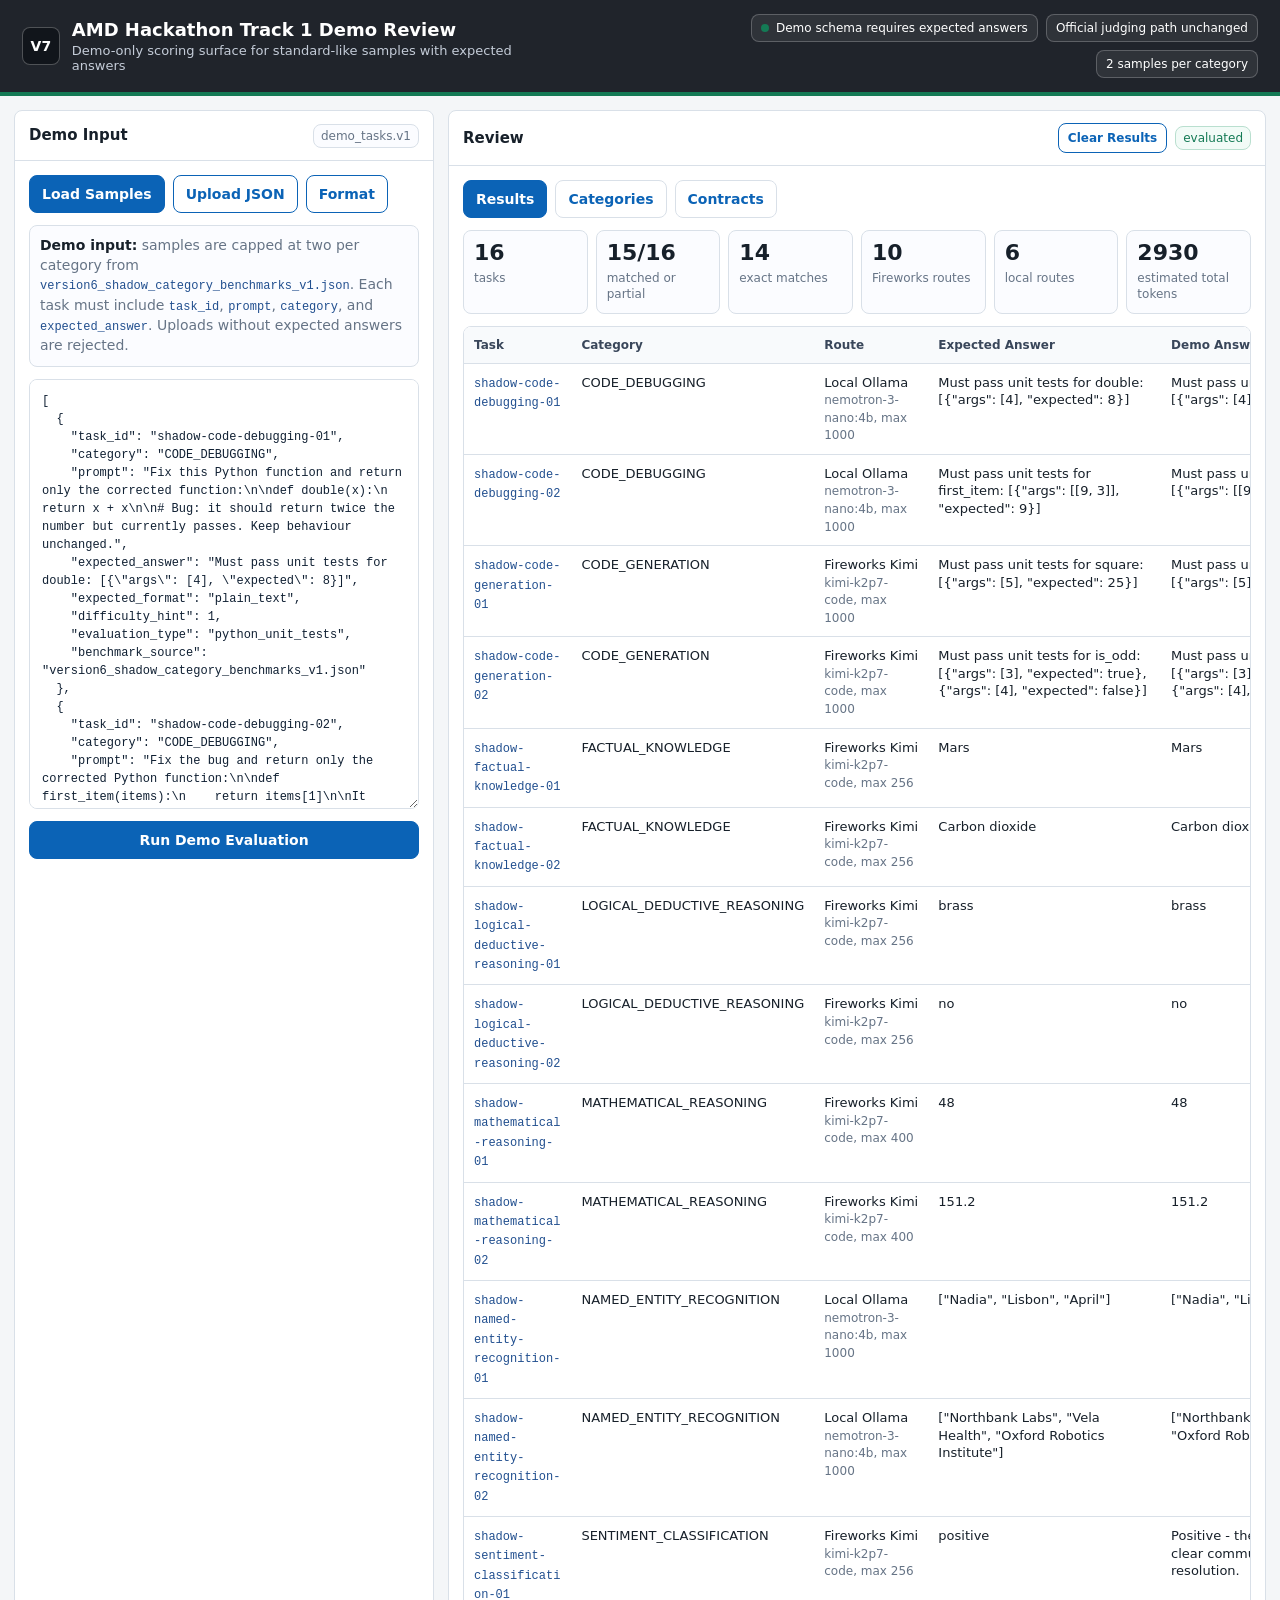
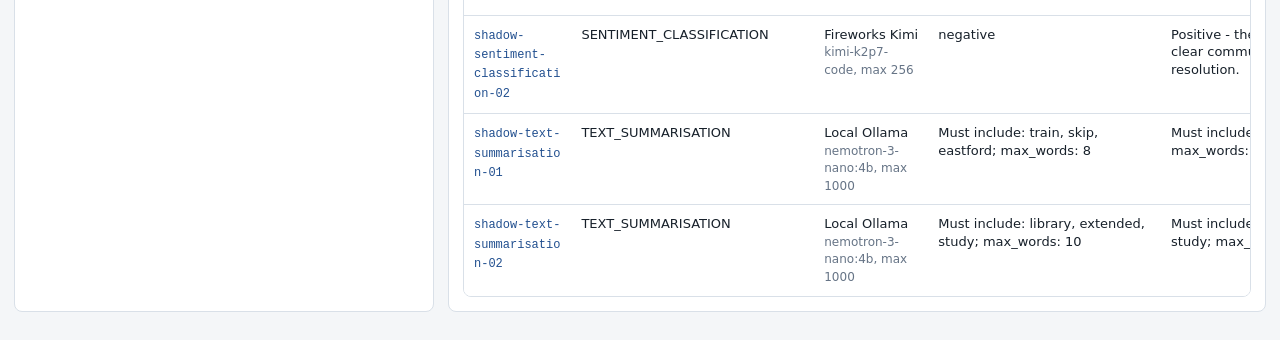
<file: demo/index.html>
<!doctype html>
<html lang="en">
<head>
  <meta charset="utf-8">
  <meta name="viewport" content="width=device-width, initial-scale=1">
  <title>AMD Hackathon Version 7 Demo Review</title>
  <style>
    :root {
      color-scheme: light;
      --bg: #f4f6f8;
      --panel: #ffffff;
      --ink: #17202a;
      --muted: #667486;
      --line: #d9e0e8;
      --dark: #20242b;
      --green: #147a55;
      --blue: #0b63b6;
      --amber: #9a5b00;
      --red: #b42318;
    }

    * {
      box-sizing: border-box;
    }

    body {
      margin: 0;
      min-height: 100vh;
      background: var(--bg);
      color: var(--ink);
      font-family: Inter, ui-sans-serif, system-ui, -apple-system, BlinkMacSystemFont, "Segoe UI", sans-serif;
      font-size: 14px;
      letter-spacing: 0;
    }

    button,
    textarea,
    input {
      font: inherit;
    }

    .topbar {
      min-height: 68px;
      display: flex;
      align-items: center;
      justify-content: space-between;
      gap: 18px;
      padding: 14px 22px;
      background: var(--dark);
      color: #fff;
      border-bottom: 4px solid var(--green);
    }

    .brand {
      min-width: 0;
      display: flex;
      align-items: center;
      gap: 12px;
    }

    .mark {
      width: 38px;
      height: 38px;
      display: grid;
      place-items: center;
      border-radius: 8px;
      border: 1px solid rgba(255,255,255,.26);
      background: #11151b;
      font-weight: 800;
    }

    h1,
    h2,
    h3,
    p {
      margin: 0;
    }

    h1 {
      font-size: 18px;
      line-height: 1.2;
    }

    h2 {
      font-size: 15px;
      line-height: 1.25;
    }

    h3 {
      font-size: 13px;
      line-height: 1.25;
    }

    .subtitle {
      margin-top: 2px;
      color: #c4ccd8;
      font-size: 13px;
    }

    .status {
      display: flex;
      flex-wrap: wrap;
      justify-content: flex-end;
      gap: 8px;
      font-size: 12px;
    }

    .pill {
      min-height: 28px;
      display: inline-flex;
      align-items: center;
      gap: 7px;
      border-radius: 8px;
      border: 1px solid rgba(255,255,255,.22);
      padding: 5px 9px;
      background: rgba(255,255,255,.07);
      white-space: nowrap;
    }

    .dot {
      width: 8px;
      height: 8px;
      border-radius: 50%;
      background: var(--green);
    }

    main {
      width: min(1440px, calc(100vw - 28px));
      margin: 14px auto 28px;
      display: grid;
      grid-template-columns: minmax(330px, 420px) minmax(0, 1fr);
      gap: 14px;
    }

    .panel {
      min-width: 0;
      background: var(--panel);
      border: 1px solid var(--line);
      border-radius: 8px;
      overflow: hidden;
    }

    .panel-head {
      min-height: 50px;
      display: flex;
      align-items: center;
      justify-content: space-between;
      gap: 10px;
      padding: 12px 14px;
      border-bottom: 1px solid var(--line);
    }

    .body {
      padding: 14px;
    }

    .stack {
      display: grid;
      gap: 12px;
    }

    .toolbar {
      display: flex;
      flex-wrap: wrap;
      align-items: center;
      gap: 8px;
    }

    .head-actions {
      display: flex;
      flex-wrap: wrap;
      align-items: center;
      justify-content: flex-end;
      gap: 8px;
    }

    button,
    .file-label {
      min-height: 38px;
      border: 1px solid var(--blue);
      border-radius: 8px;
      background: var(--blue);
      color: #fff;
      padding: 0 12px;
      font-weight: 750;
      cursor: pointer;
      display: inline-flex;
      align-items: center;
      justify-content: center;
      gap: 6px;
    }

    button.secondary,
    .file-label {
      background: #fff;
      color: var(--blue);
    }

    button.small {
      min-height: 30px;
      padding: 0 9px;
      font-size: 12px;
    }

    button:disabled {
      opacity: .62;
      cursor: not-allowed;
    }

    input[type="file"] {
      position: absolute;
      width: 1px;
      height: 1px;
      opacity: 0;
      pointer-events: none;
    }

    textarea {
      width: 100%;
      min-height: 430px;
      resize: vertical;
      border: 1px solid var(--line);
      border-radius: 8px;
      padding: 12px;
      color: #102033;
      background: #fff;
      font: 12px/1.5 ui-monospace, SFMono-Regular, Menlo, Monaco, Consolas, "Liberation Mono", monospace;
      outline: none;
    }

    .notice {
      border: 1px solid var(--line);
      border-radius: 8px;
      padding: 10px;
      background: #fbfcff;
      color: var(--muted);
      line-height: 1.4;
    }

    .notice strong {
      color: var(--ink);
    }

    .error {
      display: none;
      border-color: #f1b8bf;
      background: #fff5f6;
      color: var(--red);
    }

    .error.active {
      display: block;
    }

    .tabs {
      display: flex;
      flex-wrap: wrap;
      gap: 8px;
      margin-bottom: 12px;
    }

    .tab {
      background: #fff;
      color: var(--blue);
      border-color: var(--line);
    }

    .tab.active {
      background: var(--blue);
      color: #fff;
      border-color: var(--blue);
    }

    .view {
      display: none;
    }

    .view.active {
      display: grid;
      gap: 12px;
    }

    .metrics {
      display: grid;
      grid-template-columns: repeat(6, minmax(120px, 1fr));
      gap: 8px;
    }

    .metric {
      min-height: 82px;
      border: 1px solid var(--line);
      border-radius: 8px;
      background: #fbfcff;
      padding: 10px;
      display: grid;
      align-content: start;
      gap: 5px;
    }

    .metric b {
      font-size: 22px;
      line-height: 1.1;
    }

    .metric span,
    .muted {
      color: var(--muted);
      font-size: 12px;
      line-height: 1.35;
    }

    .category-grid {
      display: grid;
      grid-template-columns: repeat(4, minmax(0, 1fr));
      gap: 8px;
    }

    .category {
      min-height: 96px;
      border: 1px solid var(--line);
      border-radius: 8px;
      padding: 10px;
      background: #fff;
      display: grid;
      gap: 7px;
    }

    .category h3 {
      word-break: break-word;
    }

    .chips {
      display: flex;
      flex-wrap: wrap;
      gap: 6px;
    }

    .chip {
      min-height: 24px;
      display: inline-flex;
      align-items: center;
      border: 1px solid var(--line);
      border-radius: 8px;
      padding: 2px 7px;
      color: var(--muted);
      background: #fbfcff;
      font-size: 12px;
      white-space: nowrap;
    }

    .chip.ok {
      color: var(--green);
      border-color: #b9dfcf;
      background: #f2fbf7;
    }

    .chip.warn {
      color: var(--amber);
      border-color: #f0d2a3;
      background: #fff8ec;
    }

    .chip.bad {
      color: var(--red);
      border-color: #f1b8bf;
      background: #fff5f6;
    }

    .table-wrap {
      overflow: auto;
      border: 1px solid var(--line);
      border-radius: 8px;
      background: #fff;
    }

    table {
      width: 100%;
      min-width: 1120px;
      border-collapse: collapse;
    }

    th,
    td {
      padding: 10px;
      border-bottom: 1px solid var(--line);
      text-align: left;
      vertical-align: top;
      font-size: 13px;
      line-height: 1.35;
    }

    th {
      background: #f8fafc;
      color: #39465a;
      font-size: 12px;
      font-weight: 800;
      position: sticky;
      top: 0;
      z-index: 1;
    }

    tr:last-child td {
      border-bottom: 0;
    }

    code {
      font: 12px/1.45 ui-monospace, SFMono-Regular, Menlo, Monaco, Consolas, "Liberation Mono", monospace;
      color: #214f8f;
      word-break: break-word;
    }

    .contract-grid {
      display: grid;
      grid-template-columns: repeat(2, minmax(0, 1fr));
      gap: 12px;
    }

    .contract {
      border: 1px solid var(--line);
      border-radius: 8px;
      padding: 12px;
      background: #fff;
      display: grid;
      gap: 8px;
    }

    .contract pre {
      margin: 0;
      overflow: auto;
      border: 1px solid var(--line);
      border-radius: 8px;
      padding: 10px;
      background: #fbfcff;
      font: 12px/1.45 ui-monospace, SFMono-Regular, Menlo, Monaco, Consolas, "Liberation Mono", monospace;
    }

    @media (max-width: 1100px) {
      main {
        grid-template-columns: 1fr;
      }

      .metrics,
      .category-grid {
        grid-template-columns: repeat(2, minmax(0, 1fr));
      }
    }

    @media (max-width: 700px) {
      .topbar {
        align-items: flex-start;
        flex-direction: column;
      }

      .status {
        justify-content: flex-start;
      }

      .metrics,
      .category-grid,
      .contract-grid {
        grid-template-columns: 1fr;
      }
    }
  </style>
</head>
<body>
  <header class="topbar">
    <div class="brand">
      <div class="mark">V7</div>
      <div>
        <h1>AMD Hackathon Track 1 Demo Review</h1>
        <div class="subtitle">Demo-only scoring surface for standard-like samples with expected answers</div>
      </div>
    </div>
    <div class="status">
      <span class="pill"><span class="dot"></span> Demo schema requires expected answers</span>
      <span class="pill">Official judging path unchanged</span>
      <span class="pill">2 samples per category</span>
    </div>
  </header>

  <main>
    <section class="panel">
      <div class="panel-head">
        <h2>Demo Input</h2>
        <span class="chip">demo_tasks.v1</span>
      </div>
      <div class="body stack">
        <div class="toolbar">
          <button id="loadSamples" type="button">Load Samples</button>
          <label class="file-label" for="fileInput">Upload JSON</label>
          <input id="fileInput" type="file" accept="application/json,.json">
          <button class="secondary" id="formatJson" type="button">Format</button>
        </div>
        <div class="notice">
          <strong>Demo input:</strong> samples are capped at two per category from <code>version6_shadow_category_benchmarks_v1.json</code>. Each task must include <code>task_id</code>, <code>prompt</code>, <code>category</code>, and <code>expected_answer</code>. Uploads without expected answers are rejected.
        </div>
        <div class="notice error" id="errorBox"></div>
        <textarea id="taskInput" spellcheck="false"></textarea>
        <button id="runDemo" type="button">Run Demo Evaluation</button>
      </div>
    </section>

    <section class="panel">
      <div class="panel-head">
        <h2>Review</h2>
        <div class="head-actions">
          <button class="secondary small" id="clearResults" type="button">Clear Results</button>
          <span class="chip ok" id="reviewState">ready</span>
        </div>
      </div>
      <div class="body">
        <div class="tabs" role="tablist" aria-label="Demo review pages">
          <button class="tab active" type="button" data-view="resultsView">Results</button>
          <button class="tab" type="button" data-view="categoriesView">Categories</button>
          <button class="tab" type="button" data-view="contractsView">Contracts</button>
        </div>

        <section class="view active" id="resultsView">
          <div class="metrics" id="metrics"></div>
          <div class="table-wrap">
            <table>
              <thead>
                <tr>
                  <th>Task</th>
                  <th>Category</th>
                  <th>Route</th>
                  <th>Expected Answer</th>
                  <th>Demo Answer</th>
                  <th>Match</th>
                  <th>Tokens</th>
                </tr>
              </thead>
              <tbody id="resultsBody"></tbody>
            </table>
          </div>
        </section>

        <section class="view" id="categoriesView">
          <div class="category-grid" id="categoryGrid"></div>
        </section>

        <section class="view" id="contractsView">
          <div class="contract-grid">
            <div class="contract">
              <h3>Demo UI Input</h3>
              <p class="muted">Used only by this review page so outputs can be compared against expected answers.</p>
              <pre>[
  {
    "task_id": "demo-factual-01",
    "category": "FACTUAL_KNOWLEDGE",
    "prompt": "What are RAM and ROM?",
    "expected_answer": "RAM is volatile working memory; ROM is non-volatile firmware memory."
  }
]</pre>
            </div>
            <div class="contract">
              <h3>Official AMD Judging Input</h3>
              <p class="muted">Used only by the production container. It must stay compatible with the competition-admin format.</p>
              <pre>[
  {
    "task_id": "official-task-1",
    "prompt": "Official task prompt"
  }
]</pre>
            </div>
          </div>
          <div class="notice">
            The demo page never changes the official batch contract. The production runtime still reads <code>/input/tasks.json</code>, writes <code>/output/results.json</code>, and returns only <code>task_id</code> plus <code>answer</code>.
          </div>
          <div class="notice">
            API keys are runtime-only server configuration. When the demo is connected to real model execution, <code>FIREWORKS_API_KEY</code>, <code>FIREWORKS_BASE_URL</code>, and <code>ALLOWED_MODELS</code> must be loaded from the server environment or repo <code>.env</code> by the Python runtime. The browser page must not request, display, upload, or persist the API key.
          </div>
        </section>
      </div>
    </section>
  </main>

  <script>
    const CATEGORIES = [
      "CODE_DEBUGGING",
      "CODE_GENERATION",
      "FACTUAL_KNOWLEDGE",
      "LOGICAL_DEDUCTIVE_REASONING",
      "MATHEMATICAL_REASONING",
      "NAMED_ENTITY_RECOGNITION",
      "SENTIMENT_CLASSIFICATION",
      "TEXT_SUMMARISATION"
    ];

    const POLICY = {
      CODE_DEBUGGING: { provider: "Local Ollama", model: "nemotron-3-nano:4b", maxTokens: 1000, prompt: 44, completion: 160 },
      CODE_GENERATION: { provider: "Fireworks Kimi", model: "kimi-k2p7-code", maxTokens: 1000, prompt: 52, completion: 210 },
      FACTUAL_KNOWLEDGE: { provider: "Fireworks Kimi", model: "kimi-k2p7-code", maxTokens: 256, prompt: 48, completion: 96 },
      LOGICAL_DEDUCTIVE_REASONING: { provider: "Fireworks Kimi", model: "kimi-k2p7-code", maxTokens: 256, prompt: 56, completion: 86 },
      MATHEMATICAL_REASONING: { provider: "Fireworks Kimi", model: "kimi-k2p7-code", maxTokens: 400, prompt: 42, completion: 92 },
      NAMED_ENTITY_RECOGNITION: { provider: "Local Ollama", model: "nemotron-3-nano:4b", maxTokens: 1000, prompt: 46, completion: 110 },
      SENTIMENT_CLASSIFICATION: { provider: "Fireworks Kimi", model: "kimi-k2p7-code", maxTokens: 256, prompt: 40, completion: 44 },
      TEXT_SUMMARISATION: { provider: "Local Ollama", model: "nemotron-3-nano:4b", maxTokens: 1000, prompt: 72, completion: 170 }
    };

    const SAMPLE_TASKS = [
      {
        task_id: "shadow-code-debugging-01",
        category: "CODE_DEBUGGING",
        prompt: "Fix this Python function and return only the corrected function:\n\ndef double(x):\n    return x + x\n\n# Bug: it should return twice the number but currently passes. Keep behaviour unchanged.",
        expected_answer: "Must pass unit tests for double: [{\"args\": [4], \"expected\": 8}]",
        expected_format: "plain_text",
        difficulty_hint: 1,
        evaluation_type: "python_unit_tests",
        benchmark_source: "version6_shadow_category_benchmarks_v1.json"
      },
      {
        task_id: "shadow-code-debugging-02",
        category: "CODE_DEBUGGING",
        prompt: "Fix the bug and return only the corrected Python function:\n\ndef first_item(items):\n    return items[1]\n\nIt should return the first element.",
        expected_answer: "Must pass unit tests for first_item: [{\"args\": [[9, 3]], \"expected\": 9}]",
        expected_format: "plain_text",
        difficulty_hint: 2,
        evaluation_type: "python_unit_tests",
        benchmark_source: "version6_shadow_category_benchmarks_v1.json"
      },
      {
        task_id: "shadow-code-generation-01",
        category: "CODE_GENERATION",
        prompt: "Write a Python function square(n) that returns n multiplied by itself. Return only code.",
        expected_answer: "Must pass unit tests for square: [{\"args\": [5], \"expected\": 25}]",
        expected_format: "plain_text",
        difficulty_hint: 1,
        evaluation_type: "python_unit_tests",
        benchmark_source: "version6_shadow_category_benchmarks_v1.json"
      },
      {
        task_id: "shadow-code-generation-02",
        category: "CODE_GENERATION",
        prompt: "Write a Python function is_odd(n) that returns True when n is odd and False otherwise. Return only code.",
        expected_answer: "Must pass unit tests for is_odd: [{\"args\": [3], \"expected\": true}, {\"args\": [4], \"expected\": false}]",
        expected_format: "plain_text",
        difficulty_hint: 2,
        evaluation_type: "python_unit_tests",
        benchmark_source: "version6_shadow_category_benchmarks_v1.json"
      },
      {
        task_id: "shadow-factual-knowledge-01",
        category: "FACTUAL_KNOWLEDGE",
        prompt: "What planet is known as the Red Planet? Return only the planet name.",
        expected_answer: "Mars",
        expected_format: "plain_text",
        difficulty_hint: 1,
        evaluation_type: "normalized_exact_match",
        benchmark_source: "version6_shadow_category_benchmarks_v1.json"
      },
      {
        task_id: "shadow-factual-knowledge-02",
        category: "FACTUAL_KNOWLEDGE",
        prompt: "Which gas do humans primarily exhale after cellular respiration? Return only the gas name.",
        expected_answer: "Carbon dioxide",
        expected_format: "plain_text",
        difficulty_hint: 2,
        evaluation_type: "normalized_exact_match",
        benchmark_source: "version6_shadow_category_benchmarks_v1.json"
      },
      {
        task_id: "shadow-logical-deductive-reasoning-01",
        category: "LOGICAL_DEDUCTIVE_REASONING",
        prompt: "Logic puzzle: All lanterns in the blue crate are brass. Item Q is a lantern in the blue crate. What material is item Q? Return only the material.",
        expected_answer: "brass",
        expected_format: "plain_text",
        difficulty_hint: 1,
        evaluation_type: "normalized_exact_match",
        benchmark_source: "version6_shadow_category_benchmarks_v1.json"
      },
      {
        task_id: "shadow-logical-deductive-reasoning-02",
        category: "LOGICAL_DEDUCTIVE_REASONING",
        prompt: "Logic puzzle: If the alarm is armed, the lobby light is red. The lobby light is not red. Is the alarm armed? Return only yes or no.",
        expected_answer: "no",
        expected_format: "plain_text",
        difficulty_hint: 2,
        evaluation_type: "normalized_exact_match",
        benchmark_source: "version6_shadow_category_benchmarks_v1.json"
      },
      {
        task_id: "shadow-mathematical-reasoning-01",
        category: "MATHEMATICAL_REASONING",
        prompt: "Calculate 8 × 6. Return only the number.",
        expected_answer: "48",
        expected_format: "plain_text",
        difficulty_hint: 1,
        evaluation_type: "numeric_exact_match",
        benchmark_source: "version6_shadow_category_benchmarks_v1.json"
      },
      {
        task_id: "shadow-mathematical-reasoning-02",
        category: "MATHEMATICAL_REASONING",
        prompt: "A £180 device is discounted by 20%, then a 5% service fee is added to the discounted price. What is the final price in pounds? Return only the number.",
        expected_answer: "151.2",
        expected_format: "plain_text",
        difficulty_hint: 2,
        evaluation_type: "numeric_exact_match",
        benchmark_source: "version6_shadow_category_benchmarks_v1.json"
      },
      {
        task_id: "shadow-named-entity-recognition-01",
        category: "NAMED_ENTITY_RECOGNITION",
        prompt: "Extract named entities from this sentence as a JSON array of strings: \"Nadia visited Lisbon in April.\".",
        expected_answer: "[\"Nadia\", \"Lisbon\", \"April\"]",
        expected_format: "json",
        difficulty_hint: 1,
        evaluation_type: "unordered_set_match",
        benchmark_source: "version6_shadow_category_benchmarks_v1.json"
      },
      {
        task_id: "shadow-named-entity-recognition-02",
        category: "NAMED_ENTITY_RECOGNITION",
        prompt: "Extract organization names as a JSON array of strings: \"Northbank Labs partnered with Vela Health and the Oxford Robotics Institute.\".",
        expected_answer: "[\"Northbank Labs\", \"Vela Health\", \"Oxford Robotics Institute\"]",
        expected_format: "json",
        difficulty_hint: 2,
        evaluation_type: "unordered_set_match",
        benchmark_source: "version6_shadow_category_benchmarks_v1.json"
      },
      {
        task_id: "shadow-sentiment-classification-01",
        category: "SENTIMENT_CLASSIFICATION",
        prompt: "Classify sentiment as positive, negative, or neutral. Text: \"The delivery arrived early and the packaging was excellent.\" Return only the label.",
        expected_answer: "positive",
        expected_format: "plain_text",
        difficulty_hint: 1,
        evaluation_type: "label_exact_match",
        benchmark_source: "version6_shadow_category_benchmarks_v1.json"
      },
      {
        task_id: "shadow-sentiment-classification-02",
        category: "SENTIMENT_CLASSIFICATION",
        prompt: "Classify sentiment as positive, negative, or neutral. Text: \"The app crashed twice before I could finish registration.\" Return only the label.",
        expected_answer: "negative",
        expected_format: "plain_text",
        difficulty_hint: 2,
        evaluation_type: "label_exact_match",
        benchmark_source: "version6_shadow_category_benchmarks_v1.json"
      },
      {
        task_id: "shadow-text-summarisation-01",
        category: "TEXT_SUMMARISATION",
        prompt: "Summarize in no more than 8 words: \"The train service will skip Eastford station this weekend because engineers are replacing damaged track near platform two.\".",
        expected_answer: "Must include: train, skip, eastford; max_words: 8",
        expected_format: "plain_text",
        difficulty_hint: 1,
        evaluation_type: "summary_rubric",
        benchmark_source: "version6_shadow_category_benchmarks_v1.json"
      },
      {
        task_id: "shadow-text-summarisation-02",
        category: "TEXT_SUMMARISATION",
        prompt: "Summarize in no more than 10 words: \"The library extended evening hours during exam week and added a quiet study room on the second floor.\".",
        expected_answer: "Must include: library, extended, study; max_words: 10",
        expected_format: "plain_text",
        difficulty_hint: 2,
        evaluation_type: "summary_rubric",
        benchmark_source: "version6_shadow_category_benchmarks_v1.json"
      }
    ];

    const taskInput = document.querySelector("#taskInput");
    const errorBox = document.querySelector("#errorBox");
    const metrics = document.querySelector("#metrics");
    const resultsBody = document.querySelector("#resultsBody");
    const categoryGrid = document.querySelector("#categoryGrid");
    const reviewState = document.querySelector("#reviewState");

    function escapeHtml(value) {
      return String(value ?? "").replace(/[&<>"']/g, (char) => ({
        "&": "&amp;",
        "<": "&lt;",
        ">": "&gt;",
        "\"": "&quot;",
        "'": "&#39;"
      }[char]));
    }

    function normalize(value) {
      return String(value ?? "").toLowerCase().replace(/[^a-z0-9]+/g, " ").trim();
    }

    function showError(message) {
      errorBox.textContent = message;
      errorBox.classList.add("active");
      reviewState.textContent = "input error";
      reviewState.className = "chip bad";
    }

    function clearError() {
      errorBox.textContent = "";
      errorBox.classList.remove("active");
      reviewState.textContent = "ready";
      reviewState.className = "chip ok";
    }

    function validateTasks(value) {
      let parsed;
      try {
        parsed = JSON.parse(value);
      } catch (error) {
        throw new Error("Uploaded demo tasks must be valid JSON.");
      }
      if (!Array.isArray(parsed)) {
        throw new Error("Demo tasks must be a top-level JSON array.");
      }
      if (!parsed.length) {
        throw new Error("Demo tasks must include at least one task.");
      }
      const seen = new Set();
      return parsed.map((task, index) => {
        if (!task || typeof task !== "object" || Array.isArray(task)) {
          throw new Error(`Task ${index + 1} must be an object.`);
        }
        for (const field of ["task_id", "prompt", "category", "expected_answer"]) {
          if (typeof task[field] !== "string" || !task[field].trim()) {
            throw new Error(`Task ${index + 1} is missing required field ${field}.`);
          }
        }
        if (seen.has(task.task_id)) {
          throw new Error(`Duplicate task_id: ${task.task_id}.`);
        }
        seen.add(task.task_id);
        if (!CATEGORIES.includes(task.category)) {
          throw new Error(`Task ${task.task_id} has unsupported category ${task.category}.`);
        }
        return {
          task_id: task.task_id.trim(),
          prompt: task.prompt.trim(),
          category: task.category,
          expected_answer: task.expected_answer.trim()
        };
      });
    }

    function demoAnswer(task) {
      if (task.category === "MATHEMATICAL_REASONING" && task.prompt.includes("7 red") && task.prompt.includes("5 blue")) {
        return "7/22";
      }
      if (task.category === "SENTIMENT_CLASSIFICATION") {
        return "Positive - the delay is balanced by clear communication and quick resolution.";
      }
      return task.expected_answer;
    }

    function scoreAnswer(answer, expected) {
      const actual = normalize(answer);
      const target = normalize(expected);
      if (actual === target) return "exact";
      const targetWords = target.split(" ").filter(Boolean);
      const matched = targetWords.filter((word) => actual.includes(word)).length;
      return matched / Math.max(1, targetWords.length) >= 0.72 ? "partial" : "miss";
    }

    function tokenEstimate(task, answer) {
      const route = POLICY[task.category];
      const promptExtra = Math.ceil(task.prompt.length / 14);
      const completionExtra = Math.ceil(answer.length / 18);
      return {
        prompt: route.prompt + promptExtra,
        completion: Math.min(route.maxTokens, route.completion + completionExtra)
      };
    }

    function runEvaluation() {
      let tasks;
      try {
        tasks = validateTasks(taskInput.value);
      } catch (error) {
        showError(error.message);
        return;
      }
      clearError();
      const rows = tasks.map((task) => {
        const answer = demoAnswer(task);
        const match = scoreAnswer(answer, task.expected_answer);
        const tokens = tokenEstimate(task, answer);
        return { task, answer, match, tokens };
      });
      renderResults(rows);
      reviewState.textContent = "evaluated";
      reviewState.className = "chip ok";
    }

    function renderResults(rows) {
      const passed = rows.filter((row) => row.match !== "miss").length;
      const exact = rows.filter((row) => row.match === "exact").length;
      const promptTokens = rows.reduce((total, row) => total + row.tokens.prompt, 0);
      const completionTokens = rows.reduce((total, row) => total + row.tokens.completion, 0);
      const fireworksRows = rows.filter((row) => POLICY[row.task.category].provider.startsWith("Fireworks"));
      const localRows = rows.length - fireworksRows.length;
      const totalTokens = promptTokens + completionTokens;

      metrics.innerHTML = [
        metric(rows.length, "tasks"),
        metric(`${passed}/${rows.length}`, "matched or partial"),
        metric(exact, "exact matches"),
        metric(fireworksRows.length, "Fireworks routes"),
        metric(localRows, "local routes"),
        metric(totalTokens, "estimated total tokens")
      ].join("");

      resultsBody.innerHTML = rows.map((row) => {
        const route = POLICY[row.task.category];
        const stateClass = row.match === "exact" ? "ok" : row.match === "partial" ? "warn" : "bad";
        return `
          <tr>
            <td><code>${escapeHtml(row.task.task_id)}</code></td>
            <td>${escapeHtml(row.task.category)}</td>
            <td>${escapeHtml(route.provider)}<br><span class="muted">${escapeHtml(route.model)}, max ${route.maxTokens}</span></td>
            <td>${escapeHtml(row.task.expected_answer)}</td>
            <td>${escapeHtml(row.answer)}</td>
            <td><span class="chip ${stateClass}">${escapeHtml(row.match)}</span></td>
            <td>${row.tokens.prompt} prompt<br>${row.tokens.completion} completion</td>
          </tr>
        `;
      }).join("");

      renderCategories(rows);
    }

    function metric(value, label) {
      return `<div class="metric"><b>${escapeHtml(value)}</b><span>${escapeHtml(label)}</span></div>`;
    }

    function renderCategories(rows) {
      const byCategory = new Map(CATEGORIES.map((category) => [category, []]));
      for (const row of rows) byCategory.get(row.task.category).push(row);
      categoryGrid.innerHTML = CATEGORIES.map((category) => {
        const items = byCategory.get(category);
        const route = POLICY[category];
        const covered = items.length > 0;
        const passCount = items.filter((row) => row.match !== "miss").length;
        const prompt = items.reduce((total, row) => total + row.tokens.prompt, 0);
        const completion = items.reduce((total, row) => total + row.tokens.completion, 0);
        return `
          <div class="category">
            <h3>${escapeHtml(category)}</h3>
            <div class="chips">
              <span class="chip ${covered ? "ok" : "bad"}">${covered ? "covered" : "missing"}</span>
              <span class="chip">${escapeHtml(route.provider)}</span>
              <span class="chip">max ${route.maxTokens}</span>
            </div>
            <span class="muted">${passCount}/${items.length || 0} matched, ${prompt + completion} estimated tokens</span>
          </div>
        `;
      }).join("");
    }

    function clearResults() {
      metrics.innerHTML = [
        metric("-", "tasks"),
        metric("-", "matched or partial"),
        metric("-", "exact matches"),
        metric("-", "Fireworks routes"),
        metric("-", "local routes"),
        metric("-", "estimated total tokens")
      ].join("");
      resultsBody.innerHTML = `
        <tr>
          <td colspan="7"><span class="muted">No results. Load samples or upload demo tasks, then run the demo evaluation.</span></td>
        </tr>
      `;
      categoryGrid.innerHTML = "";
      clearError();
      reviewState.textContent = "fresh";
      reviewState.className = "chip";
    }

    function switchView(id) {
      document.querySelectorAll(".tab").forEach((button) => {
        button.classList.toggle("active", button.dataset.view === id);
      });
      document.querySelectorAll(".view").forEach((view) => {
        view.classList.toggle("active", view.id === id);
      });
    }

    document.querySelectorAll(".tab").forEach((button) => {
      button.addEventListener("click", () => switchView(button.dataset.view));
    });

    document.querySelector("#loadSamples").addEventListener("click", () => {
      taskInput.value = JSON.stringify(SAMPLE_TASKS, null, 2);
      clearError();
      runEvaluation();
    });

    document.querySelector("#formatJson").addEventListener("click", () => {
      try {
        taskInput.value = JSON.stringify(JSON.parse(taskInput.value), null, 2);
        clearError();
      } catch (error) {
        showError("Cannot format invalid JSON.");
      }
    });

    document.querySelector("#runDemo").addEventListener("click", runEvaluation);
    document.querySelector("#clearResults").addEventListener("click", clearResults);

    document.querySelector("#fileInput").addEventListener("change", async (event) => {
      const file = event.target.files[0];
      if (!file) return;
      taskInput.value = await file.text();
      runEvaluation();
      event.target.value = "";
    });

    taskInput.value = JSON.stringify(SAMPLE_TASKS, null, 2);
    runEvaluation();
  </script>
</body>
</html>
</file>
